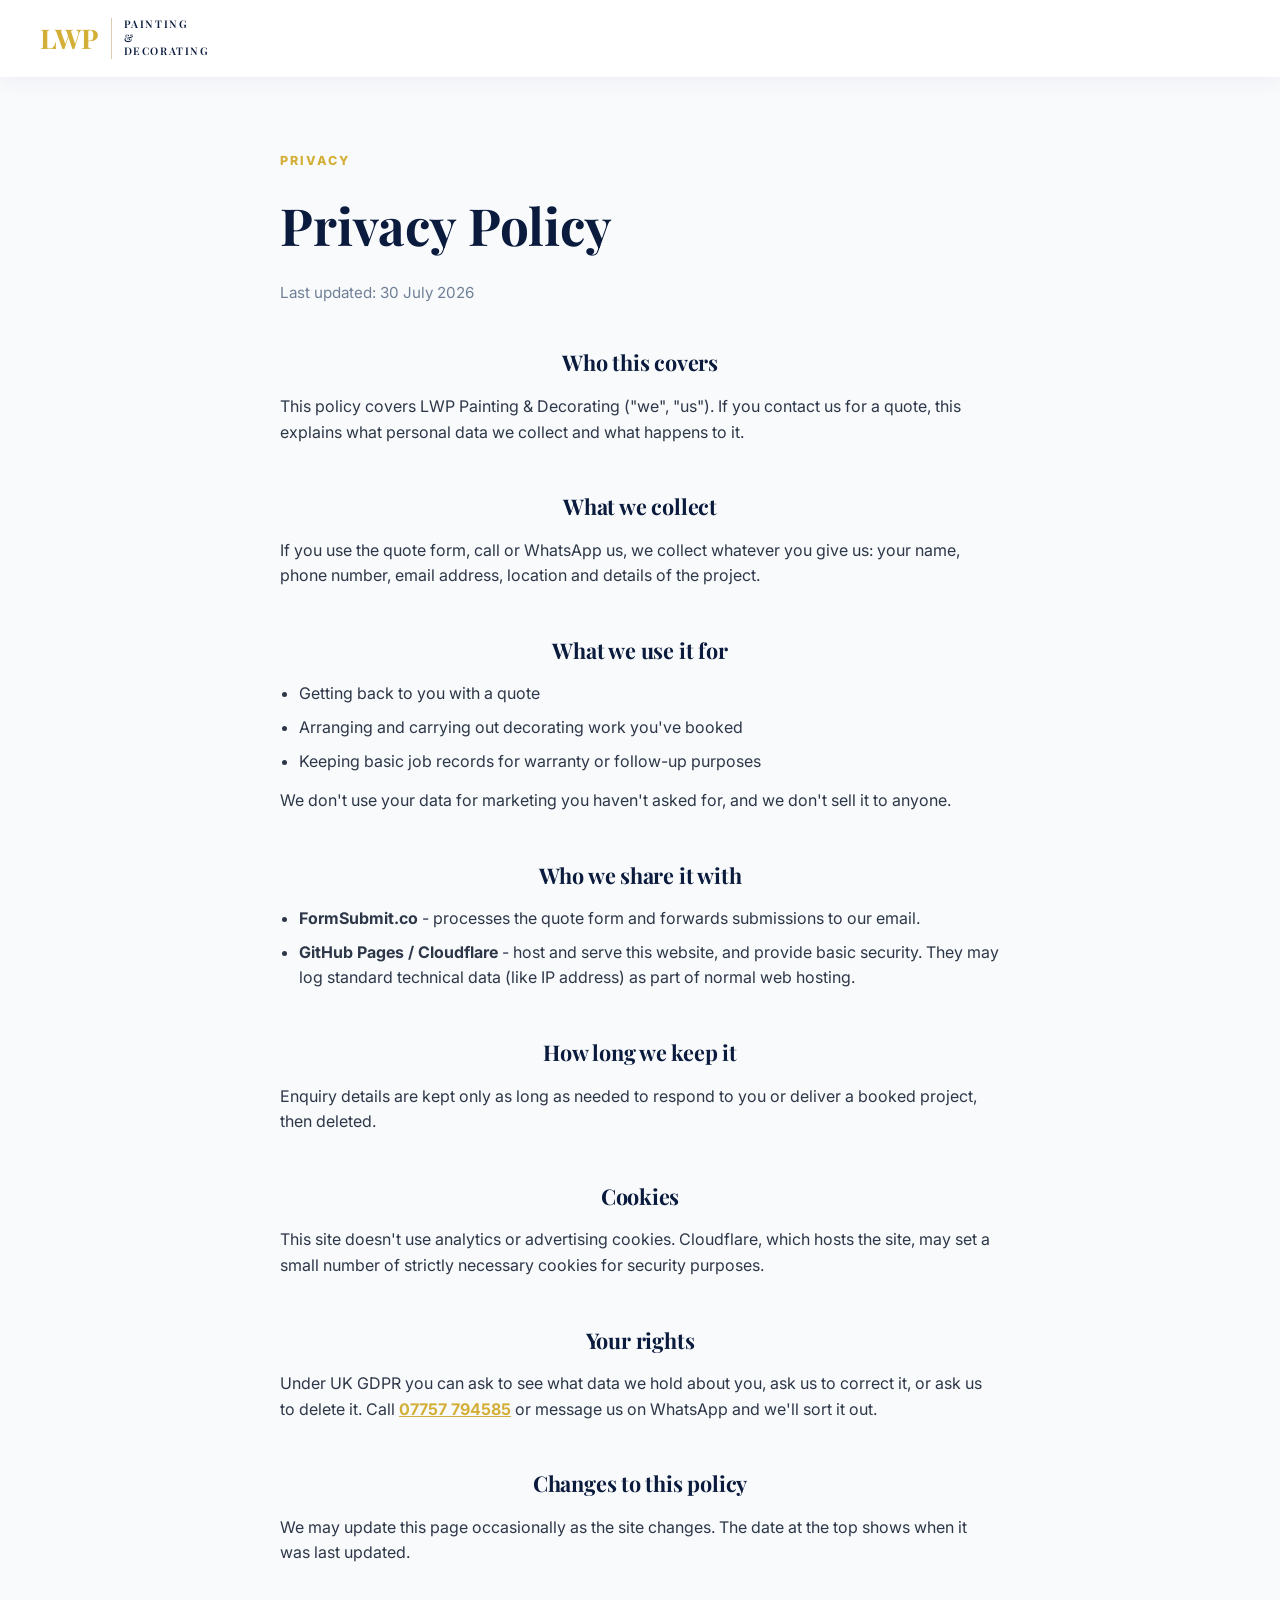
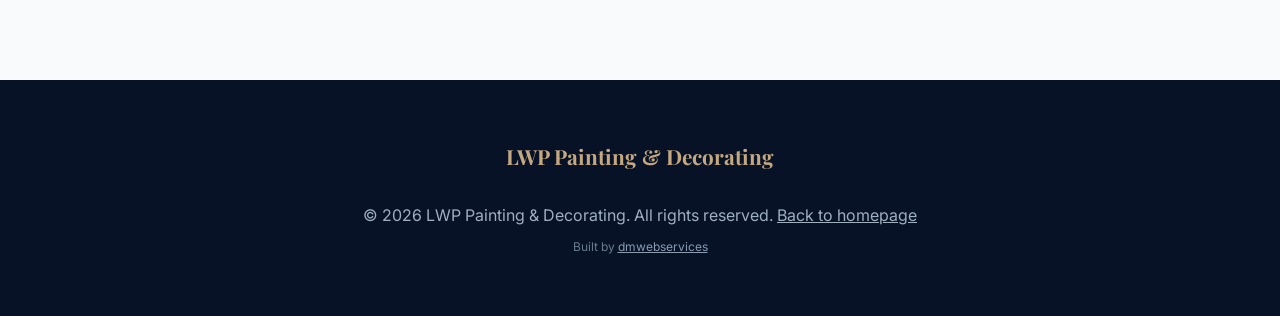
<file: privacy-policy.html>
<!DOCTYPE html>
<html lang="en">
<head>
    <meta charset="UTF-8">
    <meta name="viewport" content="width=device-width, initial-scale=1.0">
    <title>Privacy Policy | LWP Painting & Decorating</title>
    <meta name="description" content="How LWP Painting & Decorating collects, uses and protects your personal data.">
    <meta name="robots" content="index, follow">

    <!-- Open Graph / Facebook / WhatsApp / Instagram / Discord -->
    <meta property="og:type" content="website">
    <meta property="og:site_name" content="LWP Painting & Decorating">
    <meta property="og:url" content="https://lwppaintingdecorating.co.uk/privacy-policy.html">
    <meta property="og:title" content="Privacy Policy | LWP Painting & Decorating">
    <meta property="og:description" content="How LWP Painting & Decorating collects, uses and protects your personal data.">
    <meta property="og:image" content="https://lwppaintingdecorating.co.uk/images/social-preview.jpg">
    <meta property="og:image:width" content="1200">
    <meta property="og:image:height" content="630">
    <meta property="og:image:type" content="image/jpeg">

    <!-- Twitter Preview Card -->
    <meta name="twitter:card" content="summary_large_image">
    <meta name="twitter:title" content="Privacy Policy | LWP Painting & Decorating">
    <meta name="twitter:description" content="How LWP Painting & Decorating collects, uses and protects your personal data.">
    <meta name="twitter:image" content="https://lwppaintingdecorating.co.uk/images/social-preview.jpg">

    <link rel="preconnect" href="https://fonts.googleapis.com">
    <link rel="preconnect" href="https://fonts.gstatic.com" crossorigin>
    <link href="https://fonts.googleapis.com/css2?family=Playfair+Display:wght@600;700;800&family=Inter:wght@400;500;600;700&display=swap" rel="stylesheet">
    <link rel="stylesheet" href="css/style.css">
    <link rel="icon" type="image/png" href="images/favicon.png">
    <style>
        .policy-wrap {
            max-width: 760px;
            margin: 0 auto;
            padding: 70px 20px 100px;
        }
        .policy-wrap h1 {
            font-family: var(--serif);
            font-size: clamp(2.2rem, 5vw, 3.2rem);
            color: var(--navy);
            font-weight: 700;
        }
        .policy-wrap .updated {
            margin-top: 14px;
            color: var(--muted);
            font-size: .95rem;
        }
        .policy-body { margin-top: 40px; }
        .policy-body h2 {
            font-family: var(--serif);
            margin-top: 44px;
            margin-bottom: 14px;
            font-size: 1.35rem;
            color: var(--navy);
            font-weight: 700;
        }
        .policy-body h2:first-child { margin-top: 0; }
        .policy-body p { color: var(--ink); margin-bottom: 14px; }
        .policy-body ul { margin: 0 0 14px 1.2em; color: var(--ink); }
        .policy-body li { margin-bottom: 8px; }
        .policy-body a { color: var(--gold-bright); font-weight: 700; }
    </style>
</head>
<body>

    <header>
        <a href="/" class="logo" aria-label="LWP Painting & Decorating home">
            <span class="logo-mark">LWP</span>
            <span class="logo-sub">Painting &amp; Decorating</span>
        </a>
    </header>

    <main class="policy-wrap">
        <span class="section-eyebrow">Privacy</span>
        <h1>Privacy Policy</h1>
        <p class="updated">Last updated: 30 July 2026</p>

        <div class="policy-body">
            <h2>Who this covers</h2>
            <p>This policy covers LWP Painting &amp; Decorating ("we", "us"). If you contact us for a quote, this explains what personal data we collect and what happens to it.</p>

            <h2>What we collect</h2>
            <p>If you use the quote form, call or WhatsApp us, we collect whatever you give us: your name, phone number, email address, location and details of the project.</p>

            <h2>What we use it for</h2>
            <ul>
                <li>Getting back to you with a quote</li>
                <li>Arranging and carrying out decorating work you've booked</li>
                <li>Keeping basic job records for warranty or follow-up purposes</li>
            </ul>
            <p>We don't use your data for marketing you haven't asked for, and we don't sell it to anyone.</p>

            <h2>Who we share it with</h2>
            <ul>
                <li><strong>FormSubmit.co</strong> - processes the quote form and forwards submissions to our email.</li>
                <li><strong>GitHub Pages / Cloudflare</strong> - host and serve this website, and provide basic security. They may log standard technical data (like IP address) as part of normal web hosting.</li>
            </ul>

            <h2>How long we keep it</h2>
            <p>Enquiry details are kept only as long as needed to respond to you or deliver a booked project, then deleted.</p>

            <h2>Cookies</h2>
            <p>This site doesn't use analytics or advertising cookies. Cloudflare, which hosts the site, may set a small number of strictly necessary cookies for security purposes.</p>

            <h2>Your rights</h2>
            <p>Under UK GDPR you can ask to see what data we hold about you, ask us to correct it, or ask us to delete it. Call <a href="tel:07757794585">07757 794585</a> or message us on WhatsApp and we'll sort it out.</p>

            <h2>Changes to this policy</h2>
            <p>We may update this page occasionally as the site changes. The date at the top shows when it was last updated.</p>
        </div>
    </main>

    <footer>
        <div class="footer-brand">LWP Painting &amp; Decorating</div>
        <p style="text-align:center; color:#A0AEC0;">&copy; 2026 LWP Painting & Decorating. All rights reserved. <a href="/" style="color:#A0AEC0;">Back to homepage</a></p>
        <p style="text-align:center; font-size:12px; color:#6B7A8F; margin-top:8px;">Built by <a href="https://dmwebservices.co.uk" target="_blank" rel="noopener" style="color:#8B9AAF;">dmwebservices</a></p>
    </footer>

<!-- Cloudflare Web Analytics --><script type='module' src='https://static.cloudflareinsights.com/beacon.min.js' data-cf-beacon='{"token": "6c85c2887279403c87a46c32aca200ac"}'></script><!-- End Cloudflare Web Analytics -->
</body>
</html>
</file>
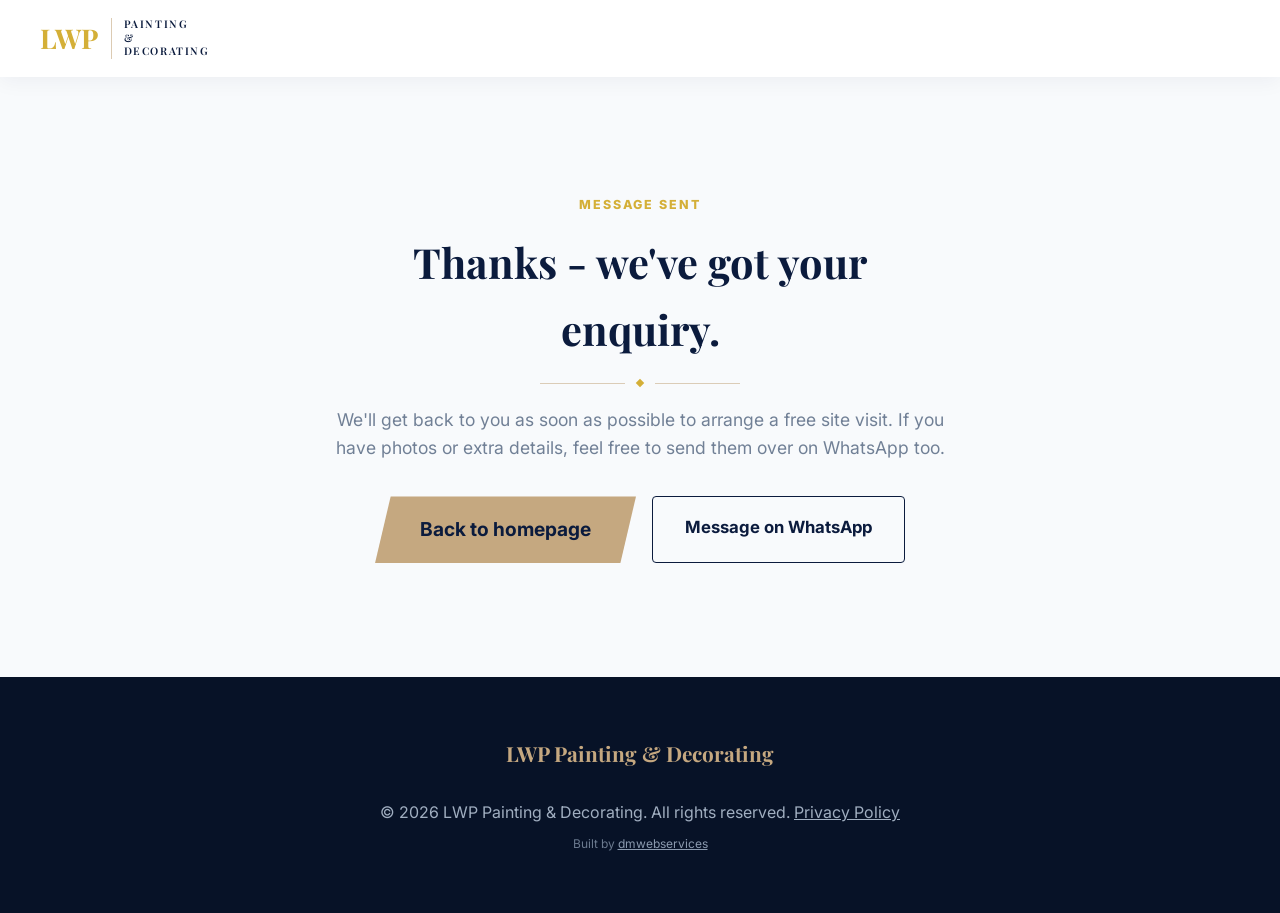
<file: thanks.html>
<!DOCTYPE html>
<html lang="en">
<head>
    <meta charset="UTF-8">
    <meta name="viewport" content="width=device-width, initial-scale=1.0">
    <title>Thanks | LWP Painting & Decorating</title>
    <meta name="robots" content="noindex, follow">
    <link rel="preconnect" href="https://fonts.googleapis.com">
    <link rel="preconnect" href="https://fonts.gstatic.com" crossorigin>
    <link href="https://fonts.googleapis.com/css2?family=Playfair+Display:wght@600;700;800&family=Inter:wght@400;500;600;700&display=swap" rel="stylesheet">
    <link rel="stylesheet" href="css/style.css">
    <link rel="icon" type="image/png" href="images/favicon.png">
    <style>
        .thanks-wrap {
            min-height: calc(100vh - 300px);
            display: flex;
            align-items: center;
            justify-content: center;
            text-align: center;
            padding: 80px 20px;
        }
        .thanks-card {
            max-width: 620px;
        }
        .thanks-card h1 {
            font-family: var(--serif);
            font-size: 2.6rem;
            color: var(--navy);
            font-weight: 700;
        }
        .thanks-card p {
            margin-top: 20px;
            color: var(--muted);
            font-size: 1.1rem;
        }
        .thanks-actions {
            margin-top: 34px;
            display: flex;
            gap: 16px;
            justify-content: center;
            flex-wrap: wrap;
        }
    </style>
</head>
<body>
    <header>
        <a href="/" class="logo" aria-label="LWP Painting & Decorating home">
            <span class="logo-mark">LWP</span>
            <span class="logo-sub">Painting &amp; Decorating</span>
        </a>
    </header>

    <main class="thanks-wrap">
        <div class="thanks-card">
            <span class="section-eyebrow">Message sent</span>
            <h1>Thanks - we've got your enquiry.</h1>
            <div class="ornament"><span class="ornament-diamond"></span></div>
            <p>We'll get back to you as soon as possible to arrange a free site visit. If you have photos or extra details, feel free to send them over on WhatsApp too.</p>
            <div class="thanks-actions">
                <a href="/" class="btn-main">Back to homepage</a>
                <a href="https://wa.me/447757794585" target="_blank" class="btn-ghost btn-ghost-dark">Message on WhatsApp</a>
            </div>
        </div>
    </main>

    <footer>
        <div class="footer-brand">LWP Painting &amp; Decorating</div>
        <p>&copy; 2026 LWP Painting & Decorating. All rights reserved. <a href="privacy-policy.html" style="color:#A0AEC0;">Privacy Policy</a></p>
        <p style="text-align:center; font-size:12px; color:#6B7A8F; margin-top:8px;">Built by <a href="https://dmwebservices.co.uk" target="_blank" rel="noopener" style="color:#8B9AAF;">dmwebservices</a></p>
    </footer>
<!-- Cloudflare Web Analytics --><script type='module' src='https://static.cloudflareinsights.com/beacon.min.js' data-cf-beacon='{"token": "6c85c2887279403c87a46c32aca200ac"}'></script><!-- End Cloudflare Web Analytics -->
</body>
</html>
</file>
<file: css/style.css>
/* --- 0. BRAND TOKENS --- */
:root {
    --navy: #0B1B3D;
    --navy-deep: #071227;
    --gold: #C5A880;
    --gold-bright: #D4AF37;
    --paper: #F8FAFC;
    --ink: #2D3748;
    --muted: #718096;
    --line: #E2E8F0;
    --serif: 'Playfair Display', Georgia, 'Times New Roman', serif;
    --sans: 'Inter', -apple-system, BlinkMacSystemFont, "Segoe UI", Roboto, Helvetica, Arial, sans-serif;
}

/* --- 1. BASE STYLES & RESET --- */
* {
    margin: 0;
    padding: 0;
    box-sizing: border-box;
}

html {
    scroll-behavior: smooth;
    font-family: var(--sans);
    color: var(--ink);
    line-height: 1.6;
}

body {
    background-color: var(--paper);
    overflow-x: hidden; /* Prevents awkward side-scrolling on mobile */
}

section {
    padding: 80px 20px;
    max-width: 1200px;
    margin: 0 auto;
}

h2 {
    font-family: var(--serif);
    font-size: 2.6rem;
    color: var(--navy);
    text-align: center;
    font-weight: 700;
    letter-spacing: -0.01em;
}

.section-head {
    text-align: center;
    max-width: 720px;
    margin: 0 auto 44px;
}

.section-eyebrow {
    display: inline-block;
    font-family: var(--sans);
    font-size: 0.78rem;
    font-weight: 800;
    letter-spacing: 0.16em;
    text-transform: uppercase;
    color: var(--gold-bright);
    margin-bottom: 14px;
}

.section-head p {
    margin-top: 18px;
    color: var(--muted);
    font-size: 1.08rem;
}

/* Thin gold rule with a centered diamond, echoing the LWP brand mark */
.ornament {
    display: flex;
    align-items: center;
    justify-content: center;
    gap: 12px;
    width: 200px;
    margin: 18px auto 0;
}

.ornament::before,
.ornament::after {
    content: "";
    flex: 1;
    height: 1px;
    background: rgba(197, 168, 128, 0.55);
}

.ornament-diamond {
    width: 6px;
    height: 6px;
    background: var(--gold-bright);
    transform: rotate(45deg);
    flex: none;
}

.ornament.on-dark::before,
.ornament.on-dark::after {
    background: rgba(197, 168, 128, 0.4);
}

/* --- 2. HEADER & NAVIGATION --- */
header {
    background: #ffffff;
    padding: 18px 40px;
    display: flex;
    justify-content: space-between;
    align-items: center;
    position: sticky;       /* Kept sticky for all screen sizes */
    top: 0;
    z-index: 1000;
    box-shadow: 0 4px 20px rgba(11, 27, 61, 0.05);
    transition: transform 0.3s ease-in-out; /* Makes it slide up/down smoothly */
}

.logo {
    display: inline-flex;
    align-items: center;
    gap: 12px;
    text-decoration: none;
}

.logo-mark {
    font-family: var(--serif);
    font-weight: 700;
    font-size: 1.7rem;
    letter-spacing: 0.02em;
    color: var(--gold-bright);
    line-height: 1;
}

.logo-sub {
    font-family: var(--serif);
    font-size: 0.66rem;
    font-weight: 600;
    letter-spacing: 0.15em;
    text-transform: uppercase;
    color: var(--navy);
    border-left: 1px solid rgba(197, 168, 128, 0.6);
    padding-left: 12px;
    line-height: 1.3;
    max-width: 90px;
}

nav {
    display: flex;
    align-items: center;
    gap: 25px;
}

nav a {
    text-decoration: none;
    color: #4A5568;
    font-weight: 600;
    font-size: 1rem;
    transition: color 0.3s;
}

nav a:hover {
    color: var(--navy);
}

.nav-phone {
    color: var(--navy) !important;
    font-weight: 700;
}

nav .btn-quote {
    background: var(--navy);
    color: #ffffff !important;
    padding: 10px 22px;
    border-radius: 50px;
    transition: background 0.3s;
}

nav .btn-quote:hover {
    background: #1A365D;
}

/* --- 3. HERO SECTION --- */
#hero {
    padding: 130px 20px 150px;
    text-align: center;
    background: linear-gradient(rgba(7, 18, 39, 0.86), rgba(7, 18, 39, 0.94)), url('../images/hero-bg.jpg') no-repeat center center/cover;
    color: #ffffff;
    max-width: 100%;
}

.hero-content {
    max-width: 900px;
    margin: 0 auto;
}

.hero-eyebrow {
    display: inline-block;
    font-size: 0.8rem;
    font-weight: 800;
    letter-spacing: 0.2em;
    text-transform: uppercase;
    color: var(--gold);
}

#hero h1 {
    font-family: var(--serif);
    font-size: 3.6rem;
    margin-top: 22px;
    margin-bottom: 8px;
    font-weight: 700;
    line-height: 1.15;
    letter-spacing: -0.01em;
}

#hero p {
    font-size: 1.22rem;
    margin-top: 28px;
    margin-bottom: 42px;
    opacity: 0.92;
    max-width: 680px;
    margin-left: auto;
    margin-right: auto;
    font-weight: 300;
}

.hero-actions {
    display: flex;
    align-items: center;
    justify-content: center;
    gap: 18px;
    flex-wrap: wrap;
}

.btn-main {
    display: inline-block;
    text-decoration: none;
    background: var(--gold);
    color: var(--navy);
    padding: 18px 45px;
    font-weight: 700;
    font-size: 1.2rem;
    position: relative;
    transition: transform 0.2s, background 0.3s;
    clip-path: polygon(6% 0%, 100% 0%, 94% 100%, 0% 100%);
}

.btn-main:hover {
    background: var(--gold-bright);
    transform: scale(1.03);
}

.btn-ghost {
    display: inline-block;
    text-decoration: none;
    color: #ffffff;
    border: 1px solid rgba(255, 255, 255, 0.4);
    padding: 17px 32px;
    font-weight: 700;
    font-size: 1.05rem;
    border-radius: 4px;
    transition: border-color 0.2s, background 0.2s;
}

.btn-ghost:hover {
    border-color: var(--gold);
    background: rgba(255, 255, 255, 0.06);
}

.btn-ghost-dark {
    color: var(--navy);
    border-color: var(--navy);
}

.btn-ghost-dark:hover {
    border-color: var(--gold-bright);
    background: rgba(11, 27, 61, 0.04);
}

.hero-points {
    list-style: none;
    display: flex;
    justify-content: center;
    flex-wrap: wrap;
    gap: 12px;
    margin-top: 38px;
}

.hero-points li {
    padding: 8px 14px;
    border: 1px solid rgba(197, 168, 128, 0.4);
    border-radius: 999px;
    font-size: 0.88rem;
    font-weight: 600;
    color: #E9EDF5;
}

/* --- 4. SERVICES SECTION --- */
.services-grid {
    display: grid;
    grid-template-columns: repeat(auto-fit, minmax(300px, 1fr));
    gap: 30px;
}

.service-card {
    background: #ffffff;
    padding: 40px 30px;
    border-radius: 12px;
    box-shadow: 0 10px 30px rgba(11, 27, 61, 0.02);
    border-bottom: 4px solid var(--line);
    transition: transform 0.3s, border-color 0.3s;
}

.service-card.is-focus {
    border-bottom-color: var(--gold);
}

.service-card:hover {
    transform: translateY(-5px);
    border-color: var(--gold);
}

.service-card .card-kicker {
    display: block;
    font-size: 0.72rem;
    font-weight: 800;
    letter-spacing: 0.14em;
    text-transform: uppercase;
    color: var(--gold-bright);
    margin-bottom: 12px;
}

.service-card h3 {
    font-family: var(--serif);
    margin-bottom: 15px;
    color: var(--navy);
    font-size: 1.4rem;
    font-weight: 700;
}

/* --- 5. GALLERY SECTION --- */
.gallery-container {
    display: flex;
    flex-direction: column;
    gap: 50px;
}

.gallery-project {
    background: #ffffff;
    padding: 30px;
    border-radius: 16px;
    box-shadow: 0 10px 30px rgba(11, 27, 61, 0.02);
}

.gallery-project h3 {
    font-family: var(--serif);
    color: var(--navy);
    margin-bottom: 5px;
    font-size: 1.3rem;
}

.project-desc {
    color: var(--muted);
    margin-bottom: 25px;
}

.project-media {
    display: grid;
    grid-template-columns: 1fr 1fr;
    gap: 20px;
}

.media-box {
    position: relative;
    border-radius: 8px;
    overflow: hidden;
    background: #F1F5F9;
}

.media-box span {
    position: absolute;
    top: 15px;
    left: 15px;
    background: rgba(11, 27, 61, 0.9);
    color: #ffffff;
    padding: 4px 12px;
    font-size: 0.8rem;
    font-weight: 700;
    border-radius: 4px;
    z-index: 2;
    text-transform: uppercase;
}

.media-box img,
.media-box video {
    width: 100%;
    height: 450px;
    object-fit: cover;
    display: block;
}

.gallery-note {
    text-align: center;
    color: var(--muted);
    margin-top: 10px;
    font-size: 0.96rem;
}

/* --- 6. REVIEWS SECTION --- */
.reviews-grid {
    display: grid;
    grid-template-columns: repeat(auto-fit, minmax(280px, 1fr));
    gap: 30px;
}

.review-card {
    background: #ffffff;
    padding: 35px;
    border-radius: 12px;
    box-shadow: 0 10px 30px rgba(11, 27, 61, 0.02);
    display: flex;
    flex-direction: column;
}

.stars {
    margin-bottom: 12px;
}

.review-card h4 {
    font-family: var(--serif);
    color: var(--navy);
    margin-bottom: 12px;
}

.review-card p {
    color: #4A5568;
    font-style: italic;
    font-size: 0.95rem;
    flex-grow: 1;
    margin-bottom: 20px;
}

.reviewer {
    font-weight: 700;
    color: var(--navy);
}

/* --- 7. CONTACT FORM --- */
.form-container {
    max-width: 650px;
    margin: 0 auto;
    background: #ffffff;
    padding: 45px;
    border-radius: 16px;
    box-shadow: 0 20px 40px rgba(11, 27, 61, 0.04);
}

.form-container > p {
    text-align: center;
    margin-bottom: 35px;
    color: #4A5568;
}

.form-row {
    display: grid;
    grid-template-columns: 1fr 1fr;
    gap: 20px;
}

.form-group {
    margin-bottom: 20px;
}

.form-group label {
    display: block;
    margin-bottom: 8px;
    font-weight: 600;
    color: var(--navy);
    font-size: 0.9rem;
}

.form-group input,
.form-group select,
.form-group textarea {
    width: 100%;
    padding: 14px;
    border: 1px solid var(--line);
    background: #F8FAFC;
    border-radius: 6px;
    font-size: 1rem;
    font-family: inherit;
}

.form-group input:focus,
.form-group select:focus,
.form-group textarea:focus {
    outline: none;
    border-color: var(--gold);
    background: #ffffff;
}

.btn-submit {
    width: 100%;
    background: var(--navy);
    color: #ffffff;
    padding: 16px;
    border: none;
    border-radius: 6px;
    font-size: 1.1rem;
    font-weight: 700;
    cursor: pointer;
    transition: background 0.3s;
}

.btn-submit:hover {
    background: #1A365D;
}

/* --- 8. FOOTER & SOCIALS --- */
footer {
    background: var(--navy-deep);
    color: #A0AEC0;
    text-align: center;
    padding: 60px 20px;
}

.footer-brand {
    font-family: var(--serif);
    color: var(--gold);
    font-size: 1.3rem;
    font-weight: 700;
    margin-bottom: 30px;
}

.footer-socials {
    display: flex;
    justify-content: center;
    align-items: center;
    gap: 20px;
    margin-bottom: 35px;
}

.social-link {
    text-decoration: none;
    padding: 14px 28px;
    border-radius: 50px;
    font-weight: 700;
    font-size: 0.95rem;
    transition: transform 0.2s;
    display: inline-block;
}

.social-link:hover {
    transform: translateY(-2px);
}

.insta { background: #E1306C; color: white; }
.whatsapp { background: #25D366; color: white; }

/* --- 9. RESPONSIVE DESIGN (MOBILE) --- */
@media (max-width: 768px) {
    header {
        flex-direction: column;
        gap: 20px;
        padding: 20px;
        position: sticky;   /* Keeps it sticky on mobile so the script can control it */
        top: 0;
    }
    nav {
        flex-wrap: wrap;
        justify-content: center;
        gap: 15px;
    }
    /* Ensure text links display perfectly */
    nav a {
        display: inline-block !important;
    }
    #hero {
        padding: 90px 20px 100px;
    }
    #hero h1 {
        font-size: 2.3rem;
    }
    #hero p {
        font-size: 1.1rem;
    }
    h2 {
        font-size: 2rem;
    }
    section {
        padding: 60px 20px;
    }
    .services-grid {
        grid-template-columns: 1fr;
        gap: 20px;
    }
    .project-media {
        grid-template-columns: 1fr;
        gap: 15px;
    }
    .media-box img,
    .media-box video {
        height: 300px;
    }
    .form-container {
        padding: 30px 20px;
    }
    .form-row {
        grid-template-columns: 1fr;
        gap: 0;
    }
    .footer-socials {
        flex-direction: column;
        width: 100%;
        gap: 15px;
        align-items: center;
    }
    .social-link {
        width: 100%;
        max-width: 280px;
        text-align: center;
    }
}
</file>
